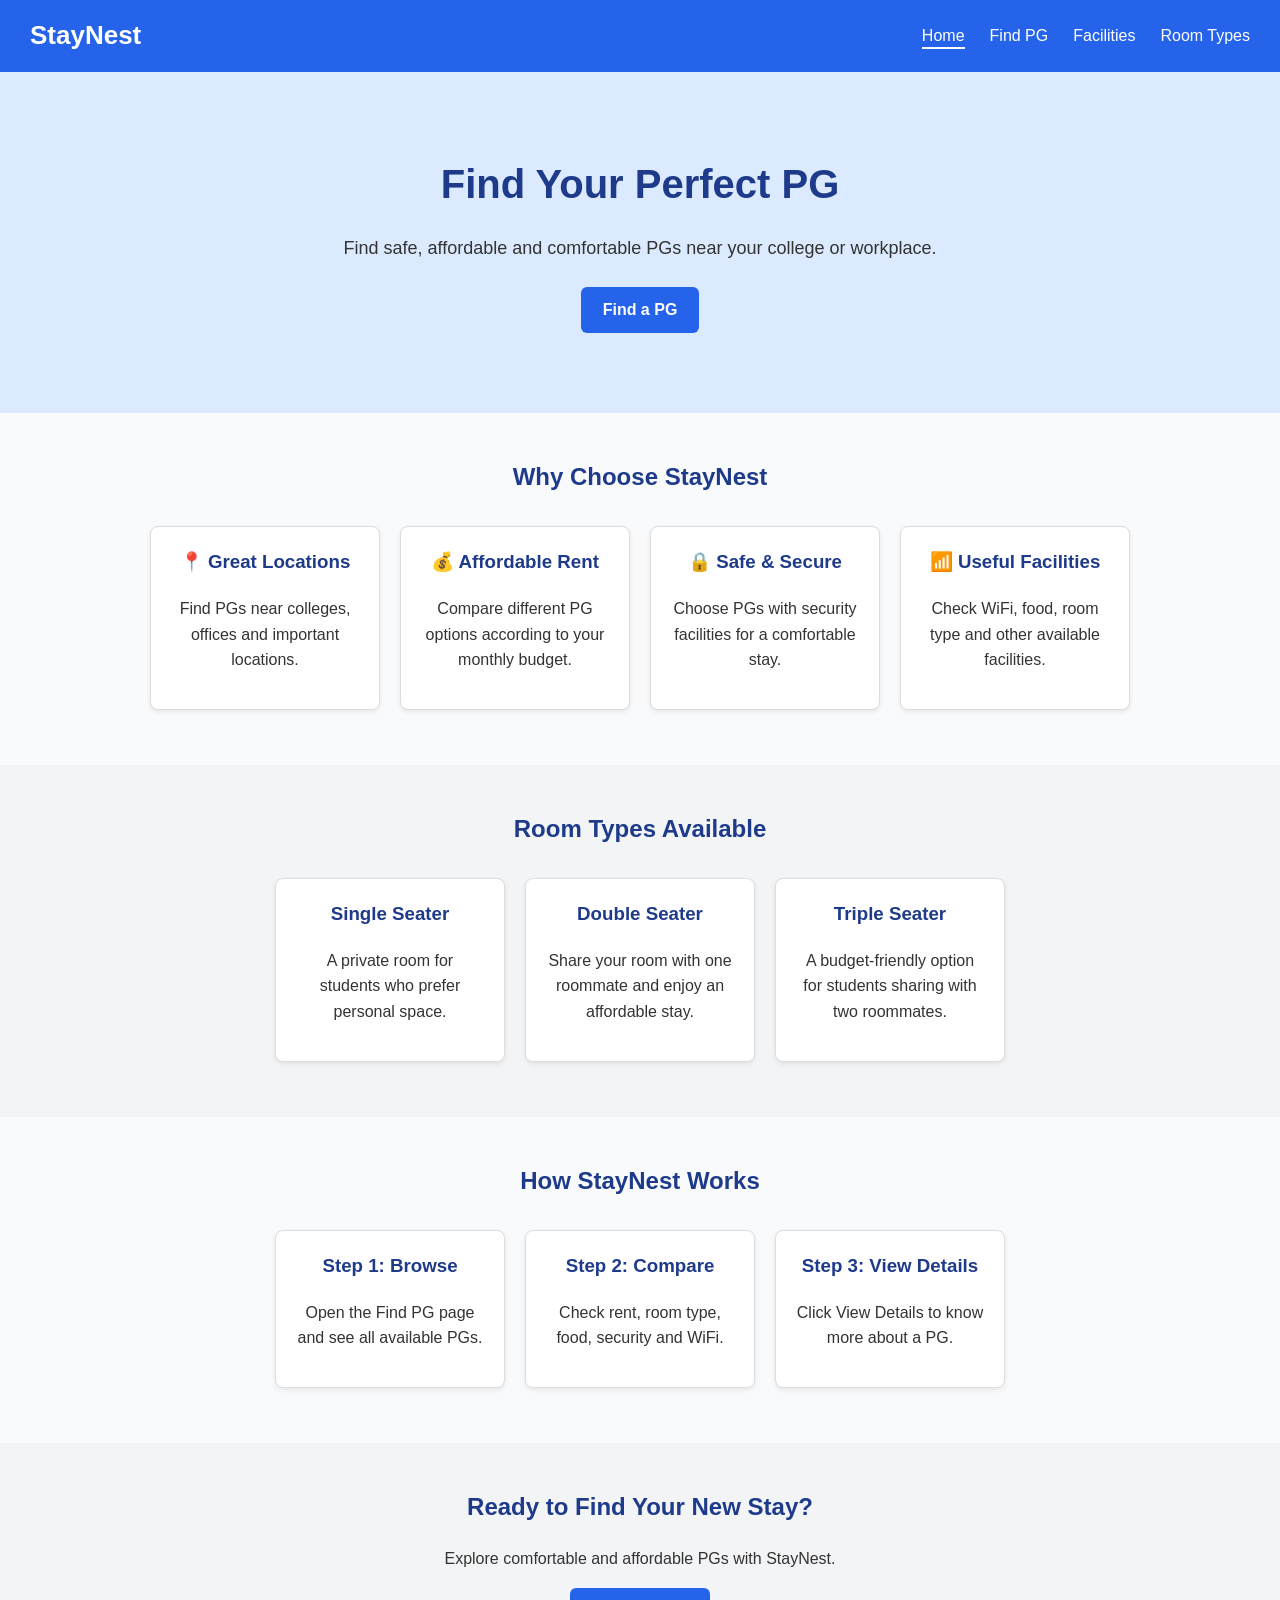
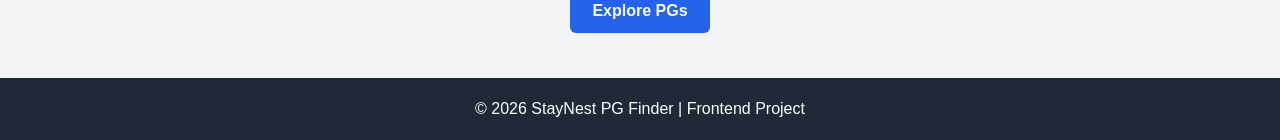
<file: index.html>
<!DOCTYPE html>
<html lang="en">
<head>
    <meta charset="UTF-8">
    <meta name="viewport" content="width=device-width, initial-scale=1.0">
    <title>StayNest - Find Your Perfect PG</title>
    <link rel="stylesheet" href="css/pg-style.css">
</head>
<body>

    <div class="navbar">
        <a href="index.html" class="logo">StayNest</a>
        <ul>
            <li><a href="index.html" class="active">Home</a></li>
            <li><a href="pg-list.html">Find PG</a></li>
            <li><a href="index.html#facilities">Facilities</a></li>
            <li><a href="index.html#room-types">Room Types</a></li>
        </ul>
    </div>

    <!-- HOME -->
    <div class="hero">
        <h1>Find Your Perfect PG</h1>
        <p>Find safe, affordable and comfortable PGs near your college or workplace.</p>
        <a href="pg-list.html" class="btn">Find a PG</a>
    </div>

    <!-- FACILITIES -->
    <div class="section" id="facilities">
        <h2>Why Choose StayNest</h2>
        <div class="box-row">
            <div class="box">
                <h3>📍 Great Locations</h3>
                <p>Find PGs near colleges, offices and important locations.</p>
            </div>
            <div class="box">
                <h3>💰 Affordable Rent</h3>
                <p>Compare different PG options according to your monthly budget.</p>
            </div>
            <div class="box">
                <h3>🔒 Safe &amp; Secure</h3>
                <p>Choose PGs with security facilities for a comfortable stay.</p>
            </div>
            <div class="box">
                <h3>📶 Useful Facilities</h3>
                <p>Check WiFi, food, room type and other available facilities.</p>
            </div>
        </div>
    </div>

    <!-- ROOM TYPES -->
    <div class="section gray" id="room-types">
        <h2>Room Types Available</h2>
        <div class="box-row">
            <div class="box">
                <h3>Single Seater</h3>
                <p>A private room for students who prefer personal space.</p>
            </div>
            <div class="box">
                <h3>Double Seater</h3>
                <p>Share your room with one roommate and enjoy an affordable stay.</p>
            </div>
            <div class="box">
                <h3>Triple Seater</h3>
                <p>A budget-friendly option for students sharing with two roommates.</p>
            </div>
        </div>
    </div>

    <!-- HOW IT WORKS -->
    <div class="section" id="how-it-works">
        <h2>How StayNest Works</h2>
        <div class="box-row">
            <div class="box">
                <h3>Step 1: Browse</h3>
                <p>Open the Find PG page and see all available PGs.</p>
            </div>
            <div class="box">
                <h3>Step 2: Compare</h3>
                <p>Check rent, room type, food, security and WiFi.</p>
            </div>
            <div class="box">
                <h3>Step 3: View Details</h3>
                <p>Click View Details to know more about a PG.</p>
            </div>
        </div>
    </div>

    <div class="section gray">
        <h2>Ready to Find Your New Stay?</h2>
        <p>Explore comfortable and affordable PGs with StayNest.</p>
        <a href="pg-list.html" class="btn">Explore PGs</a>
    </div>

    <div class="footer">
        <p>&copy; 2026 StayNest PG Finder | Frontend Project</p>
    </div>

</body>
</html>
</file>
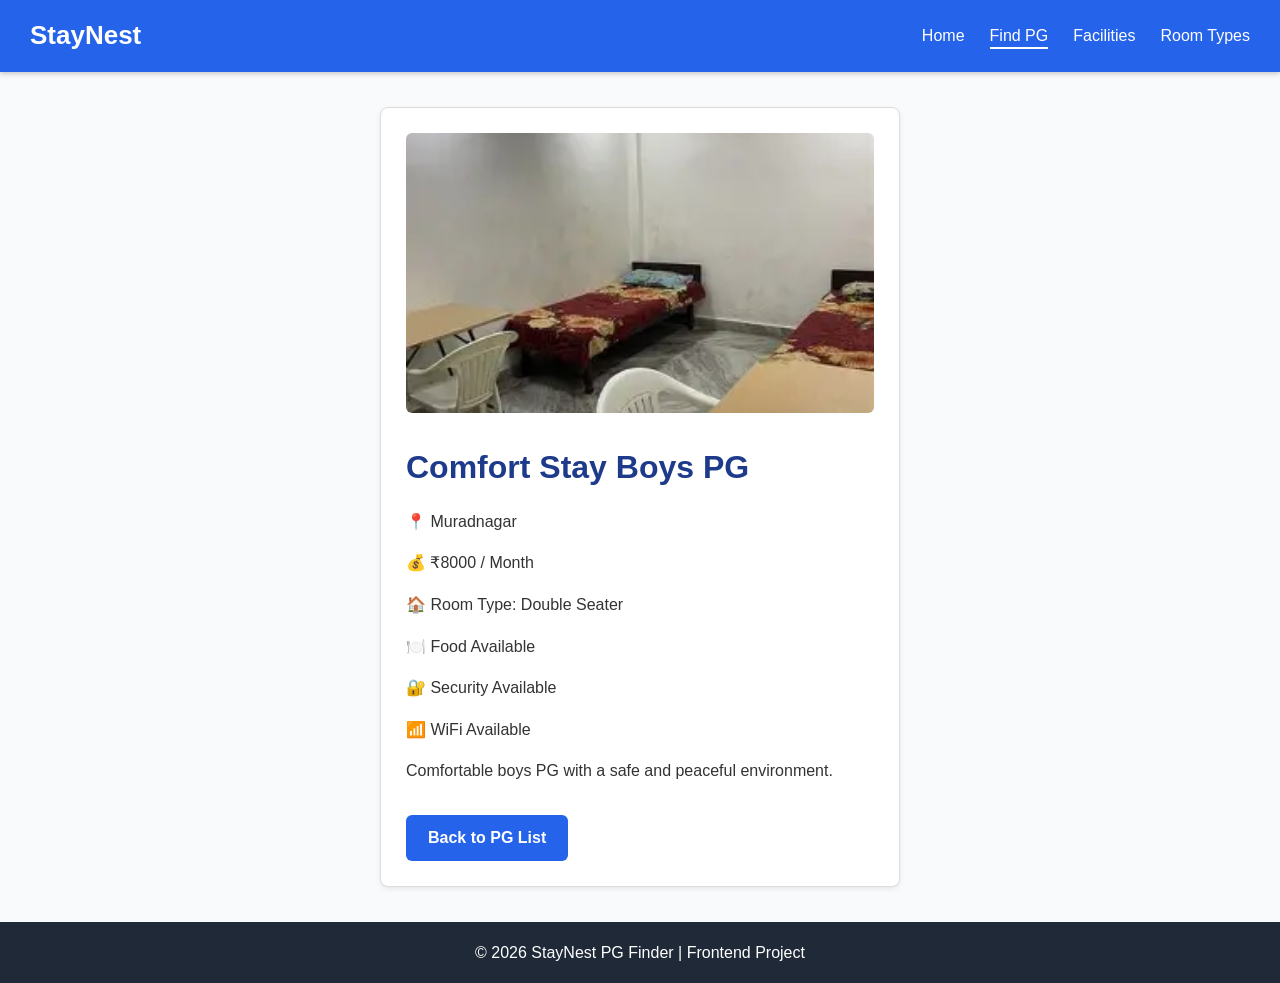
<file: comfort-stay-boys-pg.html>
<!DOCTYPE html>
<html lang="en">
<head>
    <meta charset="UTF-8">
    <meta name="viewport" content="width=device-width, initial-scale=1.0">
    <title>Comfort Stay Boys PG - StayNest</title>
    <link rel="stylesheet" href="css/pg-style.css">
</head>
<body>

    <div class="navbar">
        <a href="index.html" class="logo">StayNest</a>
        <ul>
            <li><a href="index.html">Home</a></li>
            <li><a href="pg-list.html" class="active">Find PG</a></li>
            <li><a href="index.html#facilities">Facilities</a></li>
            <li><a href="index.html#room-types">Room Types</a></li>
        </ul>
    </div>

    <div class="details">
        <img src="images/OIP (1).webp" alt="Comfort Stay Boys PG">
        <h1>Comfort Stay Boys PG</h1>
        <p>📍 Muradnagar</p>
        <p>💰 ₹8000 / Month</p>
        <p>🏠 Room Type: Double Seater</p>
        <p>🍽️ Food Available</p>
        <p>🔐 Security Available</p>
        <p>📶 WiFi Available</p>
        <p>Comfortable boys PG with a safe and peaceful environment.</p>
        <a href="pg-list.html" class="btn">Back to PG List</a>
    </div>

    <div class="footer">
        <p>&copy; 2026 StayNest PG Finder | Frontend Project</p>
    </div>

</body>
</html>
</file>
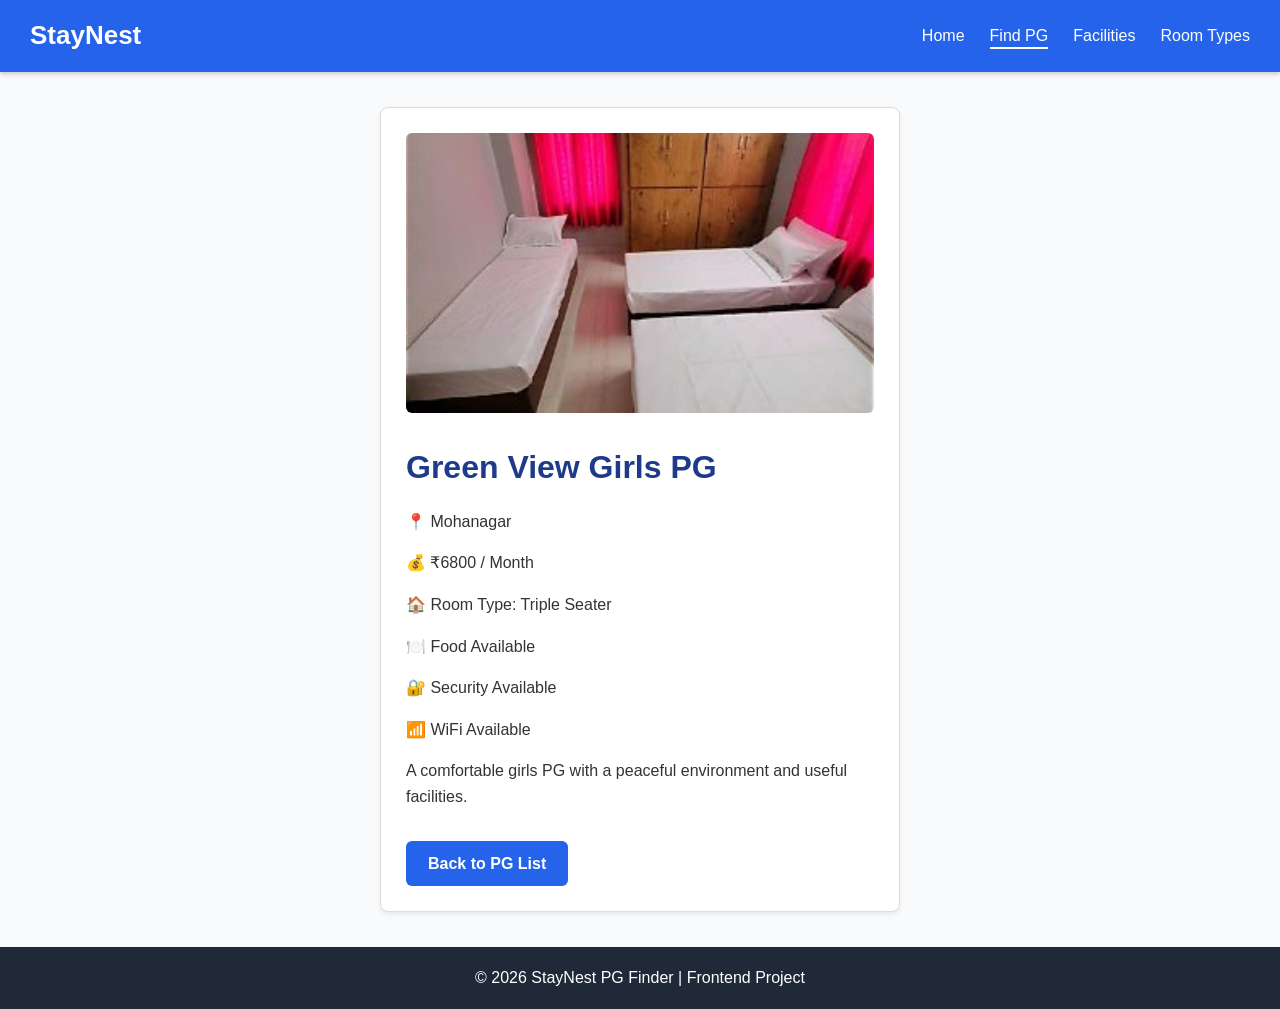
<file: green-view-girls-pg.html>
<!DOCTYPE html>
<html lang="en">
<head>
    <meta charset="UTF-8">
    <meta name="viewport" content="width=device-width, initial-scale=1.0">
    <title>Green View Girls PG - StayNest</title>
    <link rel="stylesheet" href="css/pg-style.css">
</head>
<body>

    <div class="navbar">
        <a href="index.html" class="logo">StayNest</a>
        <ul>
            <li><a href="index.html">Home</a></li>
            <li><a href="pg-list.html" class="active">Find PG</a></li>
            <li><a href="index.html#facilities">Facilities</a></li>
            <li><a href="index.html#room-types">Room Types</a></li>
        </ul>
    </div>

    <div class="details">
        <img src="images/pg4.jpg" alt="Green View Girls PG">
        <h1>Green View Girls PG</h1>
        <p>📍 Mohanagar</p>
        <p>💰 ₹6800 / Month</p>
        <p>🏠 Room Type: Triple Seater</p>
        <p>🍽️ Food Available</p>
        <p>🔐 Security Available</p>
        <p>📶 WiFi Available</p>
        <p>A comfortable girls PG with a peaceful environment and useful facilities.</p>
        <a href="pg-list.html" class="btn">Back to PG List</a>
    </div>

    <div class="footer">
        <p>&copy; 2026 StayNest PG Finder | Frontend Project</p>
    </div>

</body>
</html>
</file>
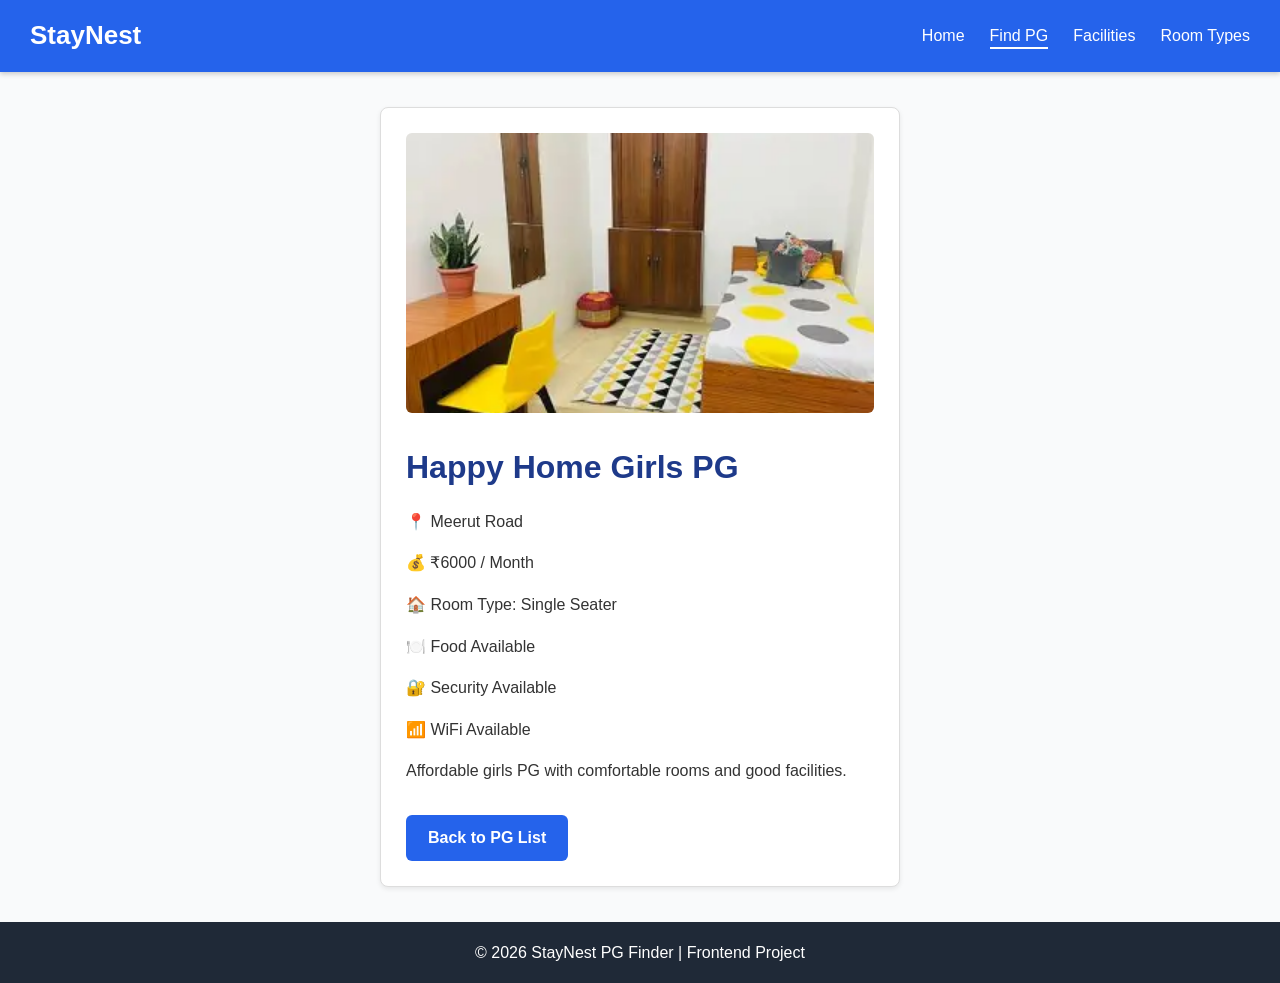
<file: happy-home-girls-pg.html>
<!DOCTYPE html>
<html lang="en">
<head>
    <meta charset="UTF-8">
    <meta name="viewport" content="width=device-width, initial-scale=1.0">
    <title>Happy Home Girls PG - StayNest</title>
    <link rel="stylesheet" href="css/pg-style.css">
</head>
<body>

    <div class="navbar">
        <a href="index.html" class="logo">StayNest</a>
        <ul>
            <li><a href="index.html">Home</a></li>
            <li><a href="pg-list.html" class="active">Find PG</a></li>
            <li><a href="index.html#facilities">Facilities</a></li>
            <li><a href="index.html#room-types">Room Types</a></li>
        </ul>
    </div>

    <div class="details">
        <img src="images/OIP.webp" alt="Happy Home Girls PG">
        <h1>Happy Home Girls PG</h1>
        <p>📍 Meerut Road</p>
        <p>💰 ₹6000 / Month</p>
        <p>🏠 Room Type: Single Seater</p>
        <p>🍽️ Food Available</p>
        <p>🔐 Security Available</p>
        <p>📶 WiFi Available</p>
        <p>Affordable girls PG with comfortable rooms and good facilities.</p>
        <a href="pg-list.html" class="btn">Back to PG List</a>
    </div>

    <div class="footer">
        <p>&copy; 2026 StayNest PG Finder | Frontend Project</p>
    </div>

</body>
</html>
</file>
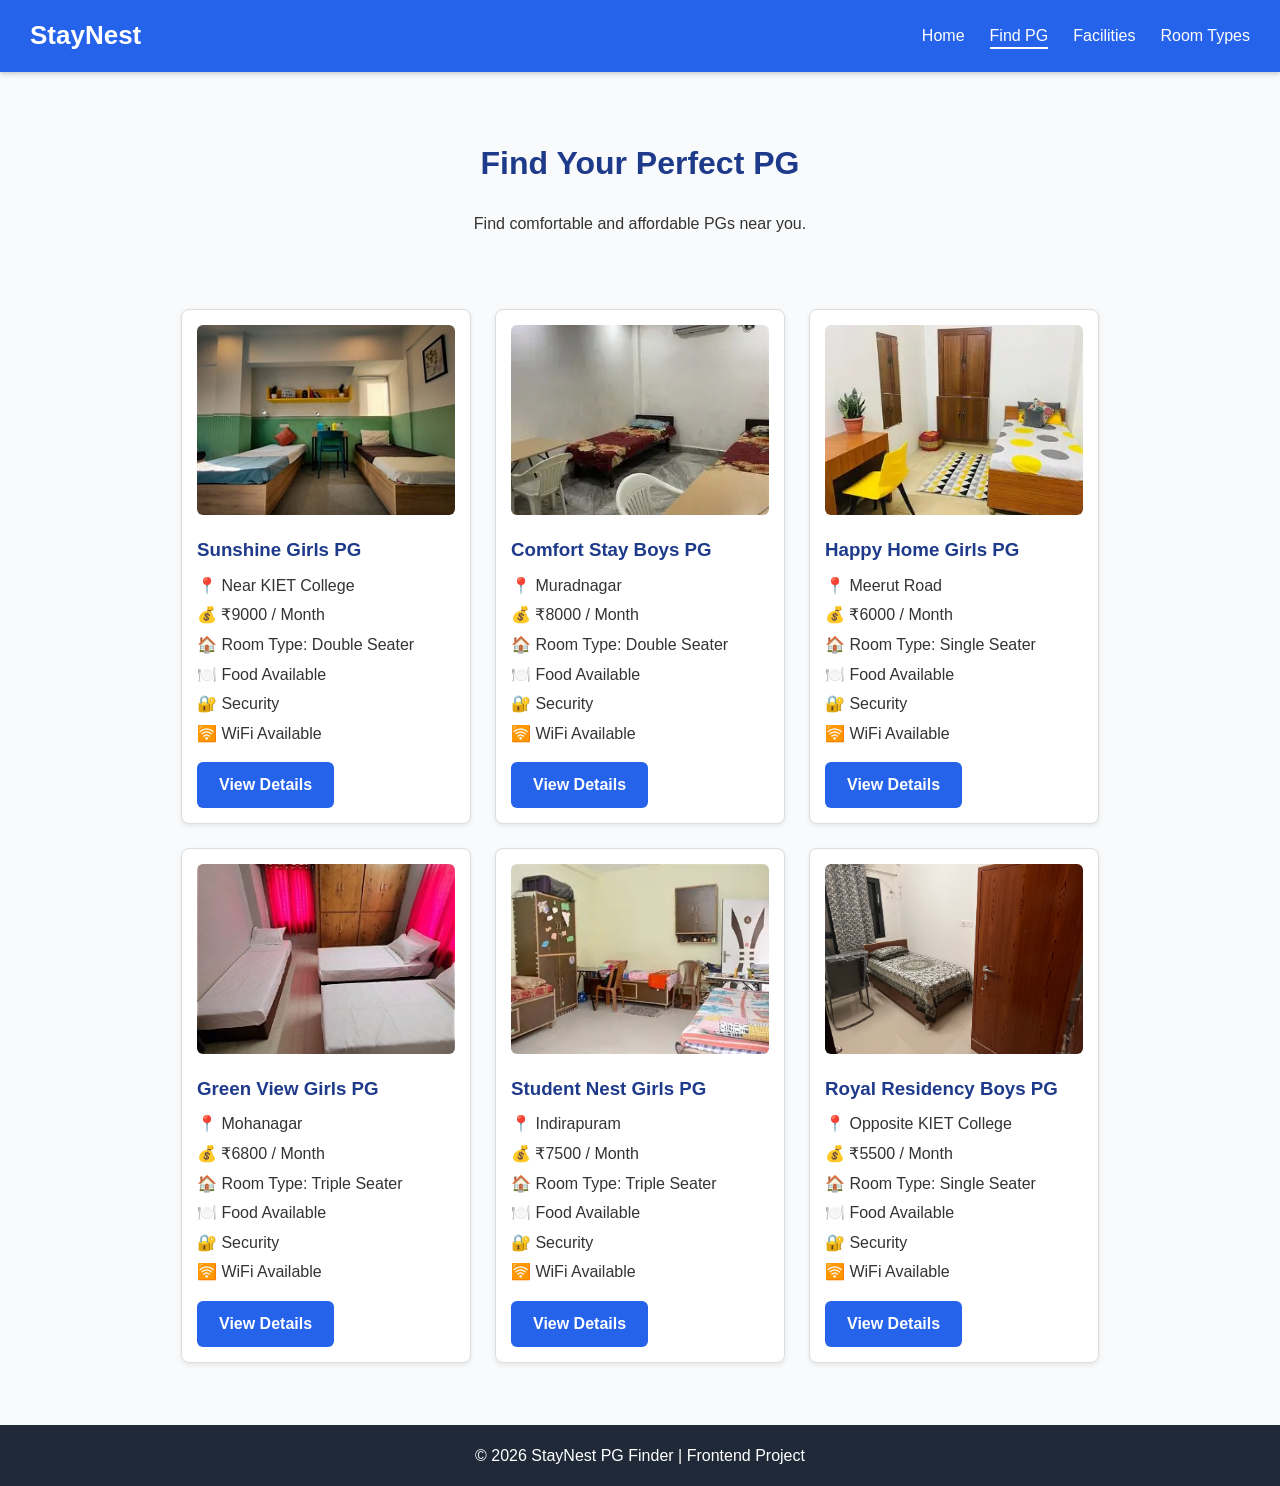
<file: pg-list.html>
<!DOCTYPE html>
<html lang="en">
<head>
    <meta charset="UTF-8">
    <meta name="viewport" content="width=device-width, initial-scale=1.0">
    <title>StayNest - PG List</title>
    <link rel="stylesheet" href="css/pg-style.css">
</head>
<body>

    <div class="navbar">
        <a href="index.html" class="logo">StayNest</a>
        <ul>
            <li><a href="index.html">Home</a></li>
            <li><a href="pg-list.html" class="active">Find PG</a></li>
            <li><a href="index.html#facilities">Facilities</a></li>
            <li><a href="index.html#room-types">Room Types</a></li>
        </ul>
    </div>

    <div class="section">
        <h1>Find Your Perfect PG</h1>
        <p>Find comfortable and affordable PGs near you.</p>
    </div>

    <div class="pg-container">
        <div class="pg-card">
            <img src="images/pg2.jpg" alt="Sunshine Girls PG">
            <h3>Sunshine Girls PG</h3>
            <p>📍 Near KIET College</p>
            <p>💰 ₹9000 / Month</p>
            <p>🏠 Room Type: Double Seater</p>
            <p>🍽️ Food Available</p>
            <p>🔐 Security</p>
            <p>🛜 WiFi Available</p>
            <a href="sunshine-girls-pg.html" class="btn">View Details</a>
        </div>
        <div class="pg-card">
            <img src="images/OIP (1).webp" alt="Comfort Stay Boys PG">
            <h3>Comfort Stay Boys PG</h3>
            <p>📍 Muradnagar</p>
            <p>💰 ₹8000 / Month</p>
            <p>🏠 Room Type: Double Seater</p>
            <p>🍽️ Food Available</p>
            <p>🔐 Security</p>
            <p>🛜 WiFi Available</p>
            <a href="comfort-stay-boys-pg.html" class="btn">View Details</a>
        </div>
        <div class="pg-card">
            <img src="images/OIP.webp" alt="Happy Home Girls PG">
            <h3>Happy Home Girls PG</h3>
            <p>📍 Meerut Road</p>
            <p>💰 ₹6000 / Month</p>
            <p>🏠 Room Type: Single Seater</p>
            <p>🍽️ Food Available</p>
            <p>🔐 Security</p>
            <p>🛜 WiFi Available</p>
            <a href="happy-home-girls-pg.html" class="btn">View Details</a>
        </div>
        <div class="pg-card">
            <img src="images/pg4.jpg" alt="Green View Girls PG">
            <h3>Green View Girls PG</h3>
            <p>📍 Mohanagar</p>
            <p>💰 ₹6800 / Month</p>
            <p>🏠 Room Type: Triple Seater</p>
            <p>🍽️ Food Available</p>
            <p>🔐 Security</p>
            <p>🛜 WiFi Available</p>
            <a href="green-view-girls-pg.html" class="btn">View Details</a>
        </div>
        <div class="pg-card">
            <img src="images/pg5.webp" alt="Student Nest Girls PG">
            <h3>Student Nest Girls PG</h3>
            <p>📍 Indirapuram</p>
            <p>💰 ₹7500 / Month</p>
            <p>🏠 Room Type: Triple Seater</p>
            <p>🍽️ Food Available</p>
            <p>🔐 Security</p>
            <p>🛜 WiFi Available</p>
            <a href="student-nest-girls-pg.html" class="btn">View Details</a>
        </div>
        <div class="pg-card">
            <img src="images/single-room-2.jpg" alt="Royal Residency Boys PG">
            <h3>Royal Residency Boys PG</h3>
            <p>📍 Opposite KIET College</p>
            <p>💰 ₹5500 / Month</p>
            <p>🏠 Room Type: Single Seater</p>
            <p>🍽️ Food Available</p>
            <p>🔐 Security</p>
            <p>🛜 WiFi Available</p>
            <a href="royal-residency-boys-pg.html" class="btn">View Details</a>
        </div>
    </div>

    <div class="footer">
        <p>&copy; 2026 StayNest PG Finder | Frontend Project</p>
    </div>

</body>
</html>
</file>
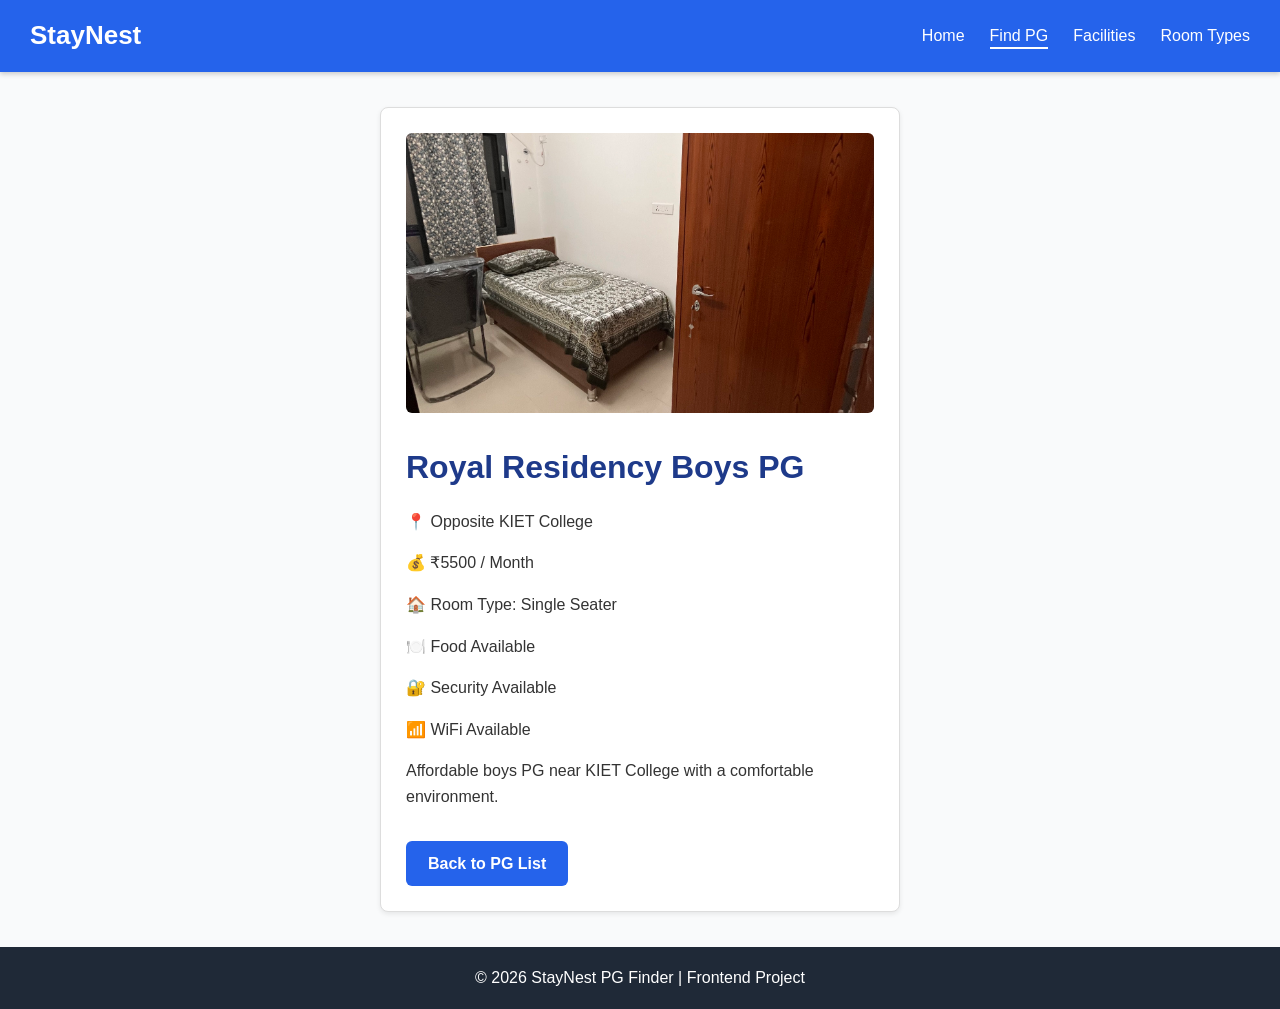
<file: royal-residency-boys-pg.html>
<!DOCTYPE html>
<html lang="en">
<head>
    <meta charset="UTF-8">
    <meta name="viewport" content="width=device-width, initial-scale=1.0">
    <title>Royal Residency Boys PG - StayNest</title>
    <link rel="stylesheet" href="css/pg-style.css">
</head>
<body>

    <div class="navbar">
        <a href="index.html" class="logo">StayNest</a>
        <ul>
            <li><a href="index.html">Home</a></li>
            <li><a href="pg-list.html" class="active">Find PG</a></li>
            <li><a href="index.html#facilities">Facilities</a></li>
            <li><a href="index.html#room-types">Room Types</a></li>
        </ul>
    </div>

    <div class="details">
        <img src="images/single-room-2.jpg" alt="Royal Residency Boys PG">
        <h1>Royal Residency Boys PG</h1>
        <p>📍 Opposite KIET College</p>
        <p>💰 ₹5500 / Month</p>
        <p>🏠 Room Type: Single Seater</p>
        <p>🍽️ Food Available</p>
        <p>🔐 Security Available</p>
        <p>📶 WiFi Available</p>
        <p>Affordable boys PG near KIET College with a comfortable environment.</p>
        <a href="pg-list.html" class="btn">Back to PG List</a>
    </div>

    <div class="footer">
        <p>&copy; 2026 StayNest PG Finder | Frontend Project</p>
    </div>

</body>
</html>
</file>
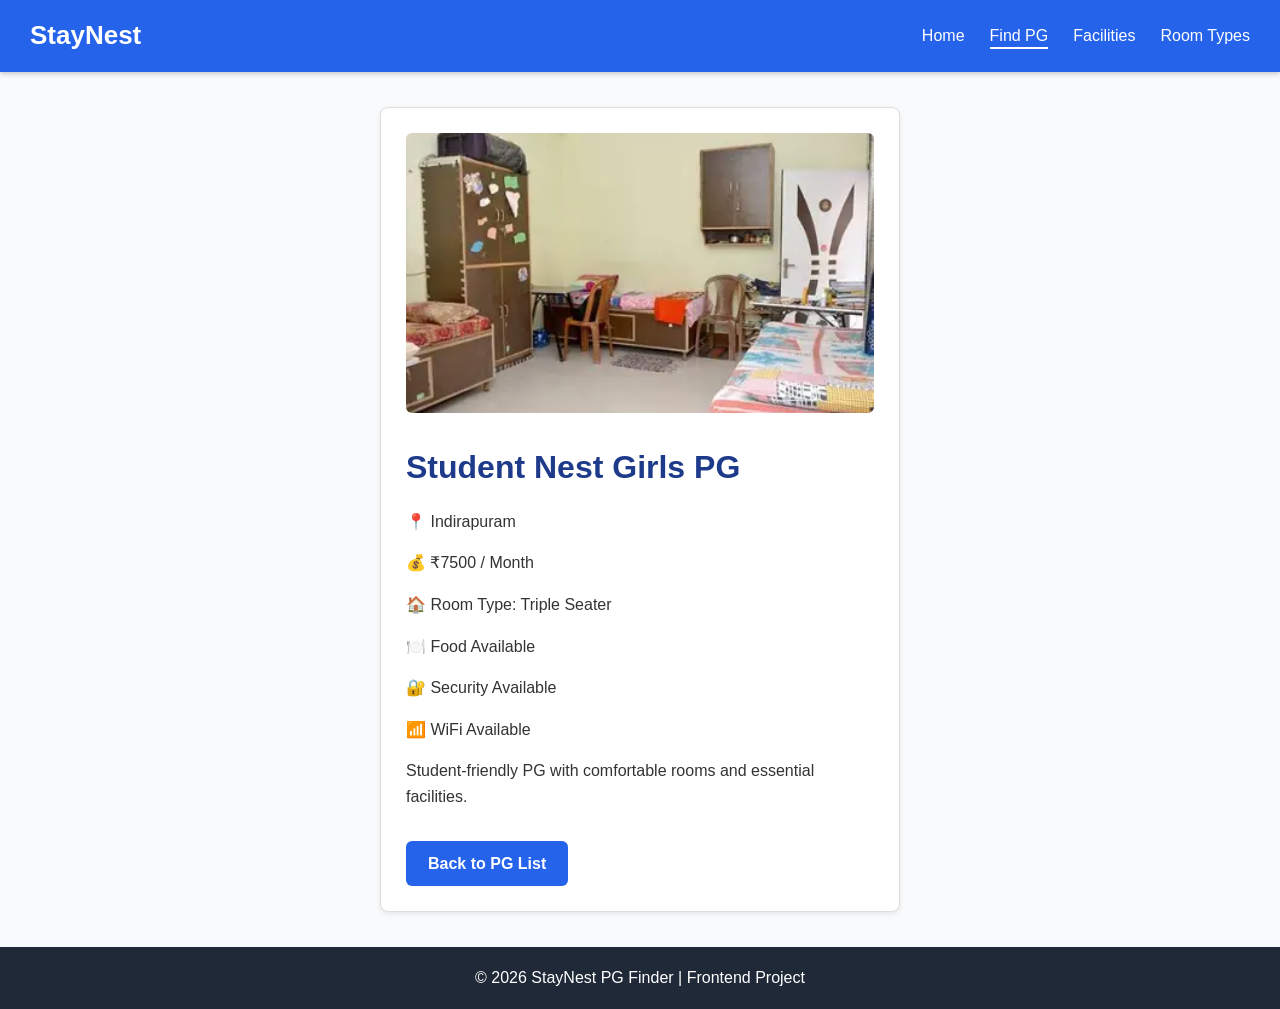
<file: student-nest-girls-pg.html>
<!DOCTYPE html>
<html lang="en">
<head>
    <meta charset="UTF-8">
    <meta name="viewport" content="width=device-width, initial-scale=1.0">
    <title>Student Nest Girls PG - StayNest</title>
    <link rel="stylesheet" href="css/pg-style.css">
</head>
<body>

    <div class="navbar">
        <a href="index.html" class="logo">StayNest</a>
        <ul>
            <li><a href="index.html">Home</a></li>
            <li><a href="pg-list.html" class="active">Find PG</a></li>
            <li><a href="index.html#facilities">Facilities</a></li>
            <li><a href="index.html#room-types">Room Types</a></li>
        </ul>
    </div>

    <div class="details">
        <img src="images/pg5.webp" alt="Student Nest Girls PG">
        <h1>Student Nest Girls PG</h1>
        <p>📍 Indirapuram</p>
        <p>💰 ₹7500 / Month</p>
        <p>🏠 Room Type: Triple Seater</p>
        <p>🍽️ Food Available</p>
        <p>🔐 Security Available</p>
        <p>📶 WiFi Available</p>
        <p>Student-friendly PG with comfortable rooms and essential facilities.</p>
        <a href="pg-list.html" class="btn">Back to PG List</a>
    </div>

    <div class="footer">
        <p>&copy; 2026 StayNest PG Finder | Frontend Project</p>
    </div>

</body>
</html>
</file>
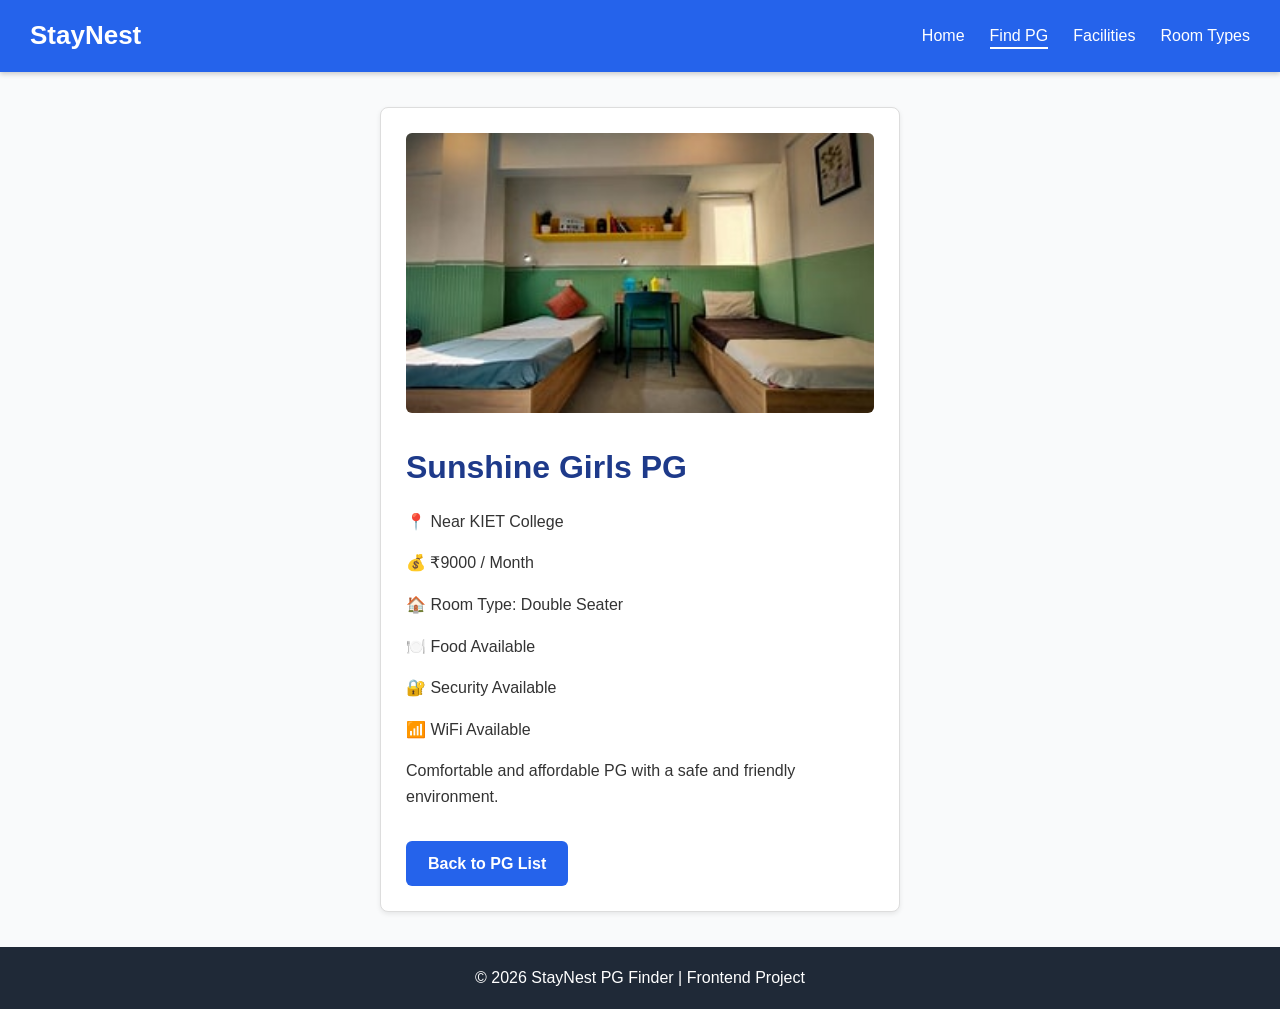
<file: sunshine-girls-pg.html>
<!DOCTYPE html>
<html lang="en">
<head>
    <meta charset="UTF-8">
    <meta name="viewport" content="width=device-width, initial-scale=1.0">
    <title>Sunshine Girls PG - StayNest</title>
    <link rel="stylesheet" href="css/pg-style.css">
</head>
<body>

    <div class="navbar">
        <a href="index.html" class="logo">StayNest</a>
        <ul>
            <li><a href="index.html">Home</a></li>
            <li><a href="pg-list.html" class="active">Find PG</a></li>
            <li><a href="index.html#facilities">Facilities</a></li>
            <li><a href="index.html#room-types">Room Types</a></li>
        </ul>
    </div>

    <div class="details">
        <img src="images/pg2.jpg" alt="Sunshine Girls PG">
        <h1>Sunshine Girls PG</h1>
        <p>📍 Near KIET College</p>
        <p>💰 ₹9000 / Month</p>
        <p>🏠 Room Type: Double Seater</p>
        <p>🍽️ Food Available</p>
        <p>🔐 Security Available</p>
        <p>📶 WiFi Available</p>
        <p>Comfortable and affordable PG with a safe and friendly environment.</p>
        <a href="pg-list.html" class="btn">Back to PG List</a>
    </div>

    <div class="footer">
        <p>&copy; 2026 StayNest PG Finder | Frontend Project</p>
    </div>

</body>
</html>
</file>
<file: css/pg-style.css>
/* StayNest - simple stylesheet */

* {
    box-sizing: border-box;
}

body {
    margin: 0;
    font-family: Arial, sans-serif;
    background-color: #f9fafb;
    color: #333333;
    line-height: 1.6;
}

h1, h2, h3 {
    color: #1e3a8a;
}

/* ---------- Navbar ---------- */
.navbar {
    background-color: #2563eb;
    padding: 15px 30px;
    display: flex;
    justify-content: space-between;
    align-items: center;
    flex-wrap: wrap;
    box-shadow: 0 2px 5px rgba(0, 0, 0, 0.2);
}

.logo {
    color: white;
    font-size: 26px;
    font-weight: bold;
    text-decoration: none;
}

.navbar ul {
    list-style: none;
    margin: 0;
    padding: 0;
    display: flex;
    flex-wrap: wrap;
}

.navbar li {
    margin-left: 25px;
}

.navbar a {
    color: white;
    text-decoration: none;
}

.navbar li a {
    padding-bottom: 3px;
}

.navbar li a:hover,
.navbar li a.active {
    border-bottom: 2px solid white;
}

/* ---------- Hero ---------- */
.hero {
    background-color: #dbeafe;
    text-align: center;
    padding: 80px 20px;
}

.hero h1 {
    font-size: 40px;
    margin: 0 0 10px 0;
}

.hero p {
    font-size: 18px;
    margin-bottom: 25px;
}

/* ---------- Button ---------- */
.btn {
    display: inline-block;
    background-color: #2563eb;
    color: white;
    padding: 10px 22px;
    text-decoration: none;
    border-radius: 6px;
    font-weight: bold;
}

.btn:hover {
    background-color: #1e40af;
}

/* ---------- Sections ---------- */
.section {
    text-align: center;
    padding: 45px 20px;
}

.section h2 {
    margin-top: 0;
    margin-bottom: 20px;
}

.gray {
    background-color: #f3f4f6;
}

.box-row {
    display: flex;
    flex-wrap: wrap;
    justify-content: center;
}

.box {
    width: 230px;
    border: 1px solid #dddddd;
    border-radius: 8px;
    background-color: white;
    padding: 20px;
    margin: 10px;
    box-shadow: 0 2px 5px rgba(0, 0, 0, 0.08);
}

.box:hover {
    border-color: #2563eb;
}

.box h3 {
    margin-top: 0;
}

/* ---------- PG List ---------- */
.pg-container {
    display: flex;
    flex-wrap: wrap;
    justify-content: center;
    padding: 0 20px 50px 20px;
}

.pg-card {
    width: 290px;
    background-color: white;
    border: 1px solid #dddddd;
    border-radius: 8px;
    padding: 15px;
    margin: 12px;
    text-align: left;
    box-shadow: 0 2px 5px rgba(0, 0, 0, 0.08);
}

.pg-card:hover {
    box-shadow: 0 4px 12px rgba(0, 0, 0, 0.2);
}

.pg-card img {
    width: 100%;
    height: 190px;
    object-fit: cover;
    border-radius: 6px;
}

.pg-card h3 {
    margin: 12px 0 8px 0;
}

.pg-card p {
    margin: 4px 0;
}

.pg-card .btn {
    margin-top: 12px;
}

/* ---------- PG Details ---------- */
.details {
    max-width: 520px;
    margin: 35px auto;
    padding: 25px;
    background-color: white;
    border: 1px solid #dddddd;
    border-radius: 8px;
    box-shadow: 0 2px 5px rgba(0, 0, 0, 0.08);
}

.details img {
    width: 100%;
    height: 280px;
    object-fit: cover;
    border-radius: 6px;
}

.details h1 {
    margin-bottom: 10px;
}

.details .btn {
    margin-top: 15px;
}

/* ---------- Footer ---------- */
.footer {
    background-color: #1f2937;
    color: white;
    text-align: center;
    padding: 18px;
}

.footer p {
    margin: 0;
}

/* ---------- Mobile ---------- */
@media (max-width: 600px) {
    .navbar {
        flex-direction: column;
    }

    .navbar li {
        margin: 10px 10px 0 10px;
    }

    .hero h1 {
        font-size: 30px;
    }

    .pg-card,
    .box {
        width: 100%;
    }
}
</file>
